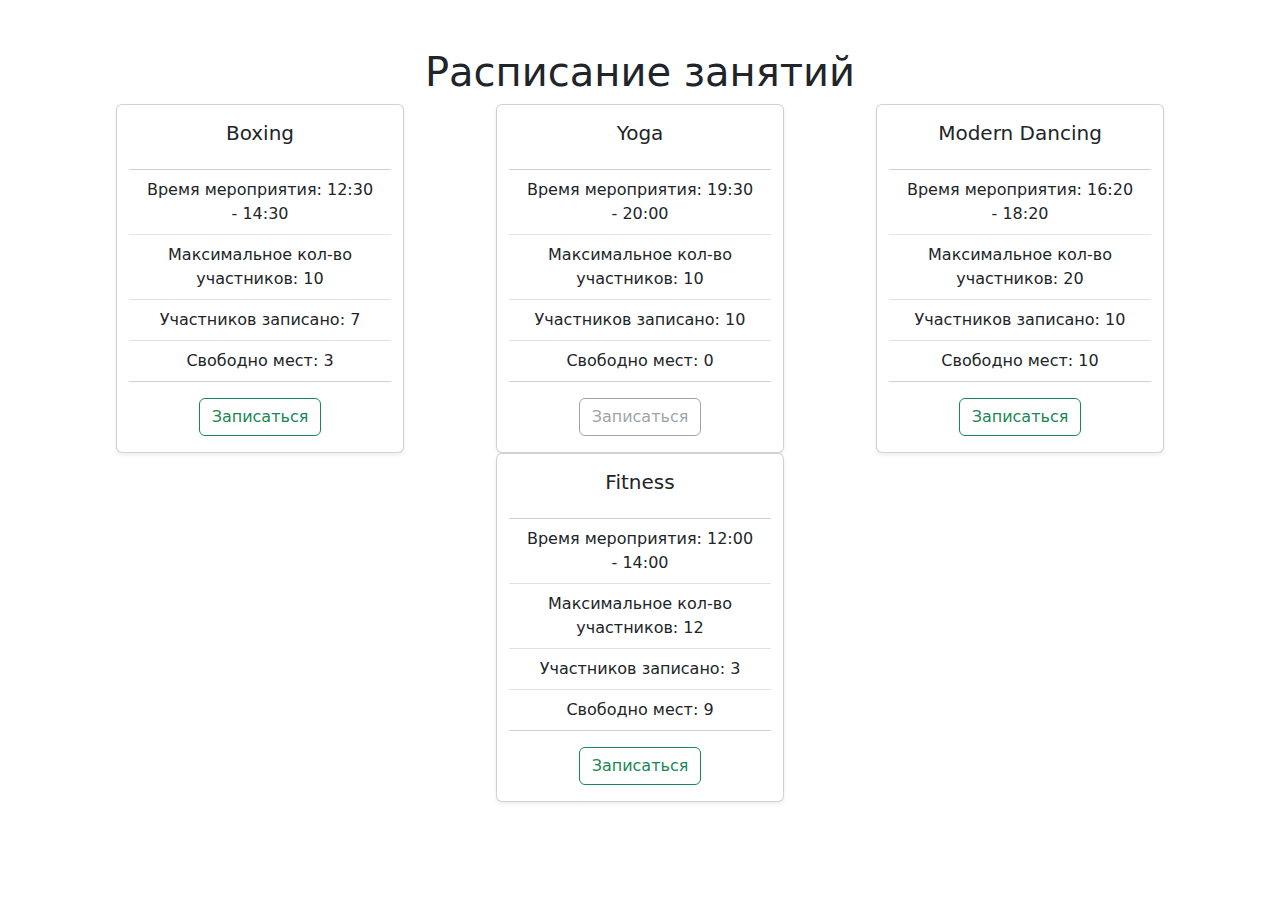
<file: Homework1/index.html>
<!DOCTYPE html>
<html lang="en">
  <head>
    <meta charset="UTF-8" />
    <meta name="viewport" content="width=device-width, initial-scale=1.0" />
    <title>Homework1</title>
    <link
      href="https://cdn.jsdelivr.net/npm/bootstrap@5.3.3/dist/css/bootstrap.min.css"
      rel="stylesheet"
      integrity="sha384-QWTKZyjpPEjISv5WaRU9OFeRpok6YctnYmDr5pNlyT2bRjXh0JMhjY6hW+ALEwIH"
      crossorigin="anonymous"
    />
  </head>
  <body>
    <section class="timetable__content py-5 text-center container">
      <h1 class="timetable__title">Расписание занятий</h1>
      <div class="timetable__activities row align-items-md-stretch"></div>
    </section>
  </body>
  <script
    src="https://cdn.jsdelivr.net/npm/bootstrap@5.3.3/dist/js/bootstrap.bundle.min.js"
    integrity="sha384-YvpcrYf0tY3lHB60NNkmXc5s9fDVZLESaAA55NDzOxhy9GkcIdslK1eN7N6jIeHz"
    crossorigin="anonymous"
  ></script>
  <script src="script.js"></script>
</html>
</file>
